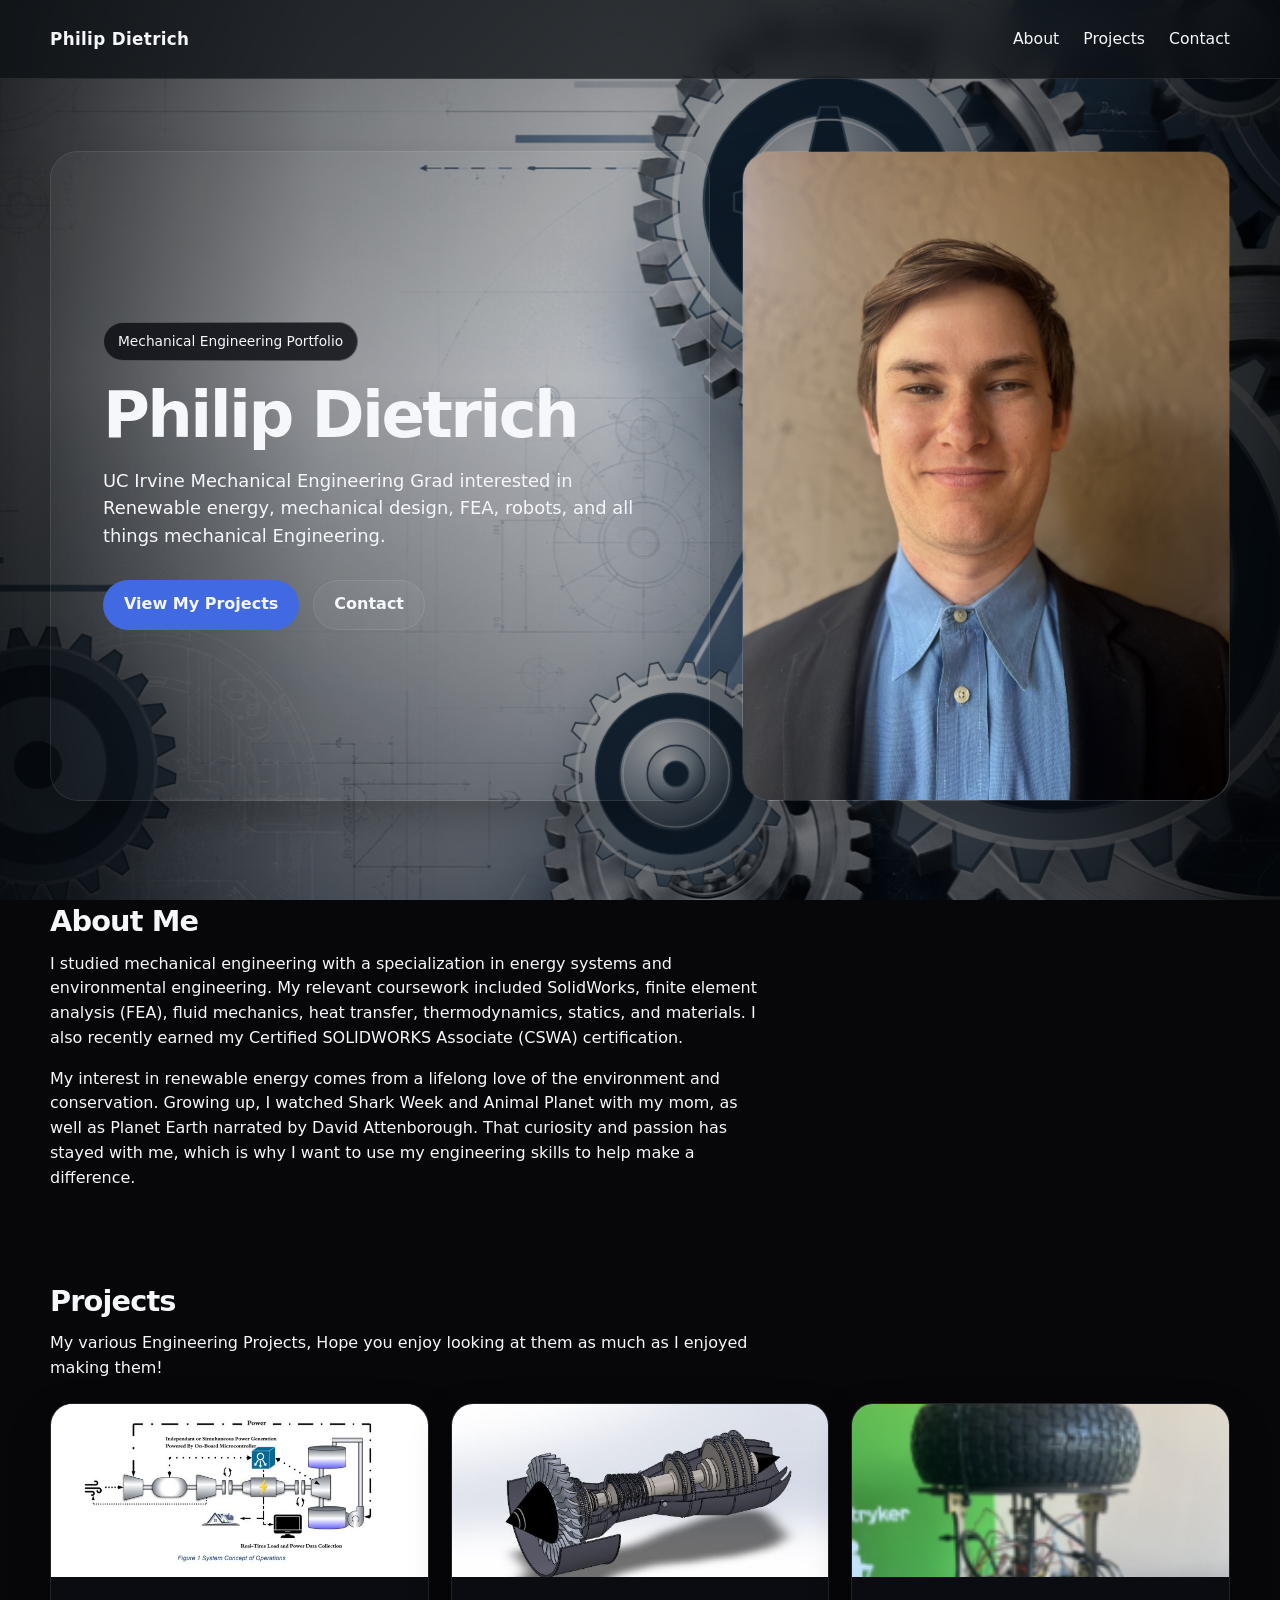
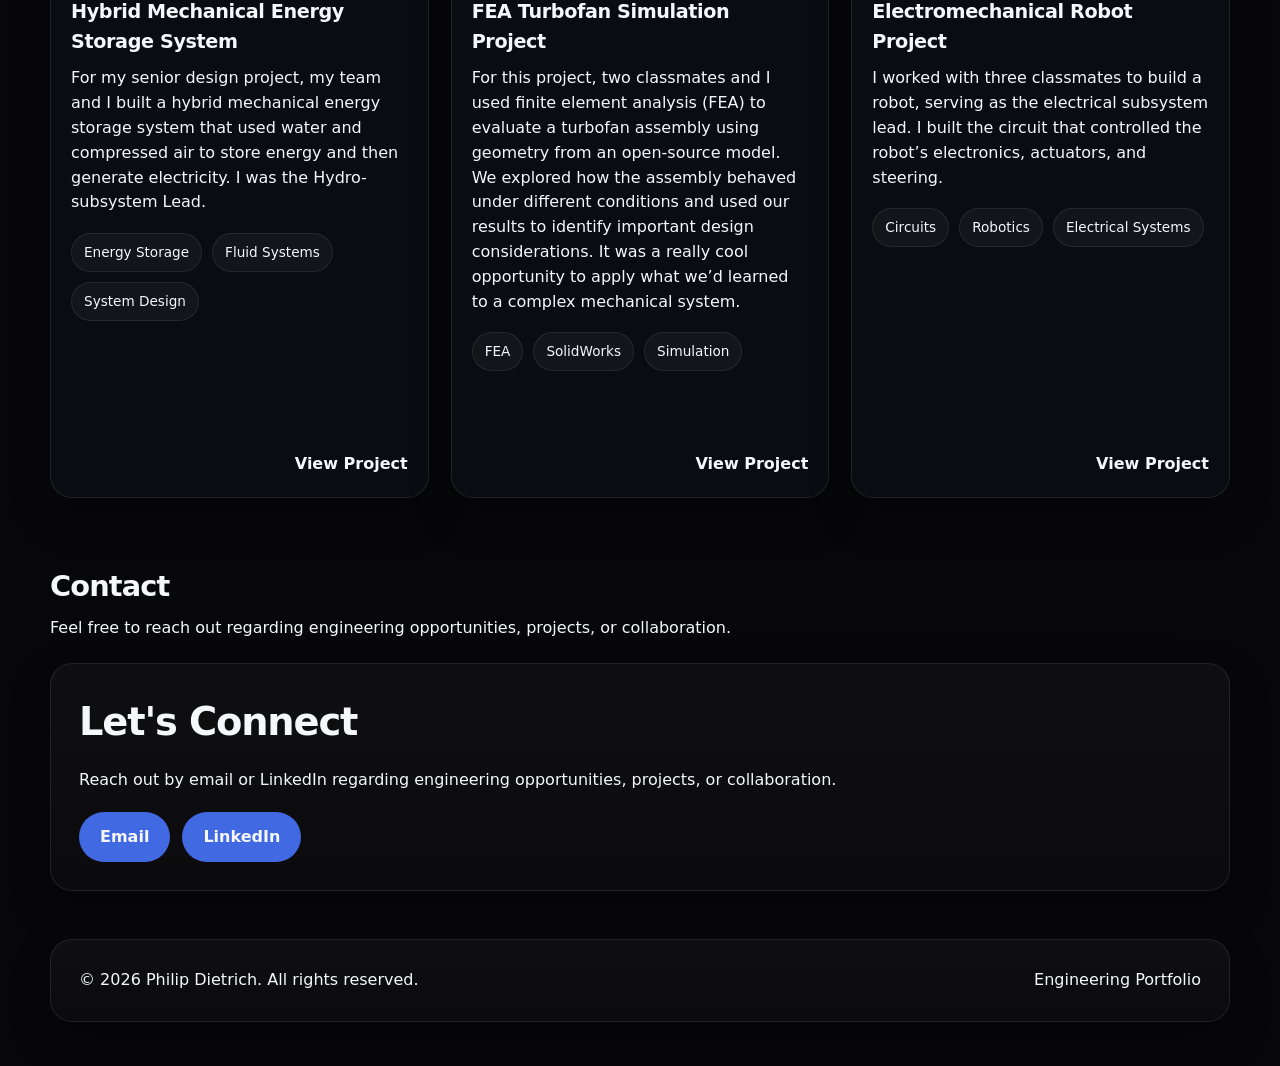
<file: index.html>
<!DOCTYPE html>
<html lang="en">
<head>
  <meta charset="UTF-8" />
  <meta name="viewport" content="width=device-width, initial-scale=1.0" />
  <title>Philip Dietrich | Engineering Portfolio</title>
  <link rel="stylesheet" href="style.css" />
</head>
<body>
  <div class="gear-background" aria-hidden="true">
    <span class="gear-plate"></span>
    <div class="gear g-large" data-speed="0.21" data-teeth="28" data-outer="98" data-root="86" data-variant="large"></div>
    <div class="gear g-upper" data-speed="-0.31" data-teeth="24" data-outer="98" data-root="84" data-variant="spoked"></div>
    <div class="gear g-lower" data-speed="0.43" data-teeth="20" data-outer="98" data-root="82" data-variant="simple"></div>
    <div class="gear g-corner" data-speed="-0.58" data-teeth="24" data-outer="98" data-root="84" data-variant="simple"></div>
    <div class="gear g-left" data-speed="-0.26" data-teeth="24" data-outer="98" data-root="84" data-variant="dark"></div>
  </div>

  <header class="site-header">
    <div class="container nav">
      <div class="brand">Philip Dietrich</div>
      <nav>
        <ul class="nav-links">
          <li><a href="#about">About</a></li>
          <li><a href="#projects">Projects</a></li>
          <li><a href="#contact">Contact</a></li>
        </ul>
      </nav>
    </div>
  </header>

  <section class="hero">
    <div class="container hero-grid">
      <div class="hero-copy">
        <span class="eyebrow">Mechanical Engineering Portfolio</span>
        <h1>Philip Dietrich</h1>
        <p>
          UC Irvine Mechanical Engineering Grad  interested in Renewable energy,
          mechanical design, FEA, robots, and all things mechanical Engineering.
        </p>

        <div class="hero-actions">
          <a href="#projects" class="btn btn-primary">View My Projects</a>
          <a href="#contact" class="btn btn-secondary">Contact</a>
        </div>
      </div>

      <div class="hero-media">
        <img src="images/philip-dietrich-headshot.jfif" alt="Philip Dietrich headshot" />
      </div>
    </div>
  </section>

  <section class="section">
    <div class="container">
      <div class="section-header">
        <div class="about-copy">
          <h2 id="about" class="section-title">About Me</h2>
          <p class="section-subtitle">
            I studied mechanical engineering with a specialization in energy systems and environmental engineering. My relevant coursework included SolidWorks, finite element analysis (FEA), fluid mechanics, heat transfer, thermodynamics, statics, and materials. I also recently earned my Certified SOLIDWORKS Associate (CSWA) certification.
          </p>
          <p class="section-subtitle">
            My interest in renewable energy comes from a lifelong love of the environment and conservation. Growing up, I watched Shark Week and Animal Planet with my mom, as well as Planet Earth narrated by David Attenborough. That curiosity and passion has stayed with me, which is why I want to use my engineering skills to help make a difference.
          </p>
        </div>
      </div>
    </div>
  </section>

  <section class="section">
    <div class="container">
      <div class="section-header">
        <div>
          <h2 id="projects" class="section-title">Projects</h2>
          <p class="section-subtitle">
            My various Engineering Projects, Hope you enjoy looking at them as much as I enjoyed making them!
          </p>
        </div>
      </div>

      <div class="projects-grid">
        <article class="card project-card">
          <div class="project-image project-image-diagram">
            <img src="projects/images/MAE%20151B%20Schematic%20Photo.JPG" alt="Hybrid mechanical energy storage system schematic" loading="lazy" />
          </div>
          <div class="card-body">
            <h3>Hybrid Mechanical Energy Storage System</h3>
            <p>
              For my senior design project, my team and I built a hybrid mechanical energy storage system that used water and compressed air to store energy and then generate electricity. I was the Hydro-subsystem Lead.
            </p>

            <div class="tags">
              <span class="tag">Energy Storage</span>
              <span class="tag">Fluid Systems</span>
              <span class="tag">System Design</span>
            </div>

            <a href="projects/hybrid_energy_storage.html" class="card-link">View Project</a>
          </div>
        </article>

        <article class="card project-card">
          <div class="project-image">
            <img src="projects/images/mae_152_project_picture_turbofan.JPG" alt="Turbofan engine project image">
          </div>
          <div class="card-body">
            <h3>FEA Turbofan Simulation Project</h3>
            <p>
              For this project, two classmates and I used finite element analysis (FEA) to evaluate a turbofan assembly using geometry from an open-source model. We explored how the assembly behaved under different conditions and used our results to identify important design considerations. It was a really cool opportunity to apply what we’d learned to a complex mechanical system.
            </p>

            <div class="tags">
              <span class="tag">FEA</span>
              <span class="tag">SolidWorks</span>
              <span class="tag">Simulation</span>
            </div>

            <a href="projects/fea_analysis.html" class="card-link">View Project</a>
          </div>
        </article>

        <article class="card project-card">
          <div class="project-image">
            <img class="robot-front-view" src="projects/images/Robot%20Front%20View.png" alt="Front view of the circuit robot" width="182" height="267" loading="lazy" />
          </div>
          <div class="card-body">
            <h3>Electromechanical Robot Project</h3>
            <p>
              I worked with three classmates to build a robot, serving as the electrical subsystem lead. I built the circuit that controlled the robot’s electronics, actuators, and steering.
            </p>

            <div class="tags">
              <span class="tag">Circuits</span>
              <span class="tag">Robotics</span>
              <span class="tag">Electrical Systems</span>
            </div>

            <a href="projects/circuit_robot.html" class="card-link">View Project</a>
          </div>
        </article>

      </div>
    </div>
  </section>

  <section class="section">
    <div class="container">
      <div class="section-header">
        <div>
          <h2 id="contact" class="section-title">Contact</h2>
          <p class="section-subtitle">
            Feel free to reach out regarding engineering opportunities, projects, or collaboration.
          </p>
        </div>
      </div>

      <div class="card contact-card">
        <div class="contact-copy">
          <h3>Let's Connect</h3>
          <p class="muted">
            Reach out by email or LinkedIn regarding engineering opportunities, projects, or collaboration.
          </p>
        </div>

        <div class="contact-links">
          <a href="https://mail.google.com/mail/?view=cm&amp;fs=1&amp;to=philipadietrich26%40gmail.com" class="btn btn-primary" target="_blank" rel="noopener noreferrer">Email</a>
          <a href="https://www.linkedin.com/in/philip-dietrich-" class="btn btn-primary">LinkedIn</a>
        </div>
      </div>
    </div>
  </section>

  <footer class="footer">
    <div class="container">
      <div class="card footer-card">
        <span>&copy; 2026 Philip Dietrich. All rights reserved.</span>
        <span class="muted">Engineering Portfolio</span>
      </div>
    </div>
  </footer>

  <script>
    const gearPhoto = document.querySelector(".gear-plate");
    const scrollGears = [...document.querySelectorAll(".gear")];
    const reduceMotion = window.matchMedia("(prefers-reduced-motion: reduce)").matches;

    let ticking = false;

    function gearPoints(teeth, outer, root) {
      const points = [];
      const steps = teeth * 4;

      for (let i = 0; i < steps; i += 1) {
        const angle = -Math.PI / 2 + (Math.PI * 2 * i / steps);
        const phase = i % 4;
        const radius = phase === 1 || phase === 2 ? outer : root;
        points.push(`${(100 + radius * Math.cos(angle)).toFixed(2)},${(100 + radius * Math.sin(angle)).toFixed(2)}`);
      }

      return points.join(" ");
    }

    function renderGear(gear, index) {
      const teeth = Number(gear.dataset.teeth || 24);
      const outer = Number(gear.dataset.outer || 98);
      const root = Number(gear.dataset.root || 84);
      const variant = gear.dataset.variant || "simple";
      const steelId = `steel-${index}`;
      const hubId = `hub-${index}`;
      const fill = variant === "dark" ? "#3c5368" : `url(#${steelId})`;
      const body = variant === "dark"
        ? `
          <polygon fill="${fill}" stroke="#203547" stroke-width="1.4" points="${gearPoints(teeth, outer, root)}"/>
          <circle fill="#172b3e" cx="100" cy="100" r="71"/>
          <circle fill="#526a7e" stroke="#233b4f" stroke-width="1.3" cx="100" cy="100" r="49"/>
          <circle fill="#122638" cx="100" cy="100" r="17"/>
          <circle fill="none" stroke="rgba(255,255,255,.24)" stroke-width="2.5" cx="100" cy="100" r="84"/>
        `
        : `
          <polygon class="metal" fill="url(#${steelId})" points="${gearPoints(teeth, outer, root)}"/>
          <circle class="dark" cx="100" cy="100" r="${variant === "large" ? 75 : 70}"/>
          <circle class="hub" fill="url(#${hubId})" cx="100" cy="100" r="${variant === "large" ? 59 : 49}"/>
          ${variant !== "simple" ? `
            <g class="dark">
              <path d="M95 47h10l8 34-13 8-13-8z"/>
              <path d="M153 95v10l-34 8-8-13 8-13z"/>
              <path d="M105 153H95l-8-34 13-8 13 8z"/>
              <path d="M47 105V95l34-8 8 13-8 13z"/>
            </g>
          ` : ""}
          <circle class="hub" fill="url(#${hubId})" cx="100" cy="100" r="${variant === "large" ? 28 : 25}"/>
          <circle class="dark" cx="100" cy="100" r="${variant === "large" ? 13 : 11}"/>
          <circle class="rim" cx="100" cy="100" r="86"/>
          <circle class="highlight" cx="100" cy="100" r="${variant === "large" ? 56 : 46}"/>
        `;

      gear.innerHTML = `
        <svg viewBox="0 0 200 200" aria-hidden="true">
          <defs>
            <radialGradient id="${steelId}" cx="34%" cy="26%" r="78%">
              <stop offset="0%" stop-color="#ffffff"/>
              <stop offset="34%" stop-color="#d7dee4"/>
              <stop offset="66%" stop-color="#9aa8b4"/>
              <stop offset="100%" stop-color="#4b5d6e"/>
            </radialGradient>
            <radialGradient id="${hubId}" cx="35%" cy="28%" r="75%">
              <stop offset="0%" stop-color="#f8fafc"/>
              <stop offset="55%" stop-color="#9eabb7"/>
              <stop offset="100%" stop-color="#3e5062"/>
            </radialGradient>
          </defs>
          ${body}
        </svg>
      `;
    }

    scrollGears.forEach(renderGear);

    function spinGears() {
      const maxScroll = document.documentElement.scrollHeight - window.innerHeight;
      const progress = maxScroll > 0 ? window.scrollY / maxScroll : 0;
      const photoShift = progress * -42;
      const photoScale = 1.04 + progress * 0.035;

      if (gearPhoto) {
        gearPhoto.style.transform = `translate3d(0, ${photoShift}px, 0) scale(${photoScale})`;
      }

      if (!reduceMotion) {
        scrollGears.forEach((gear) => {
          const speed = Number(gear.dataset.speed || 0.2);
          gear.style.transform = `translate(-50%, -50%) rotate(${window.scrollY * speed}deg)`;
        });
      }

      ticking = false;
    }

    window.addEventListener("scroll", () => {
      if (ticking) return;
      ticking = true;
      requestAnimationFrame(spinGears);
    }, { passive: true });

    spinGears();
  </script>
</body>
</html>
</file>
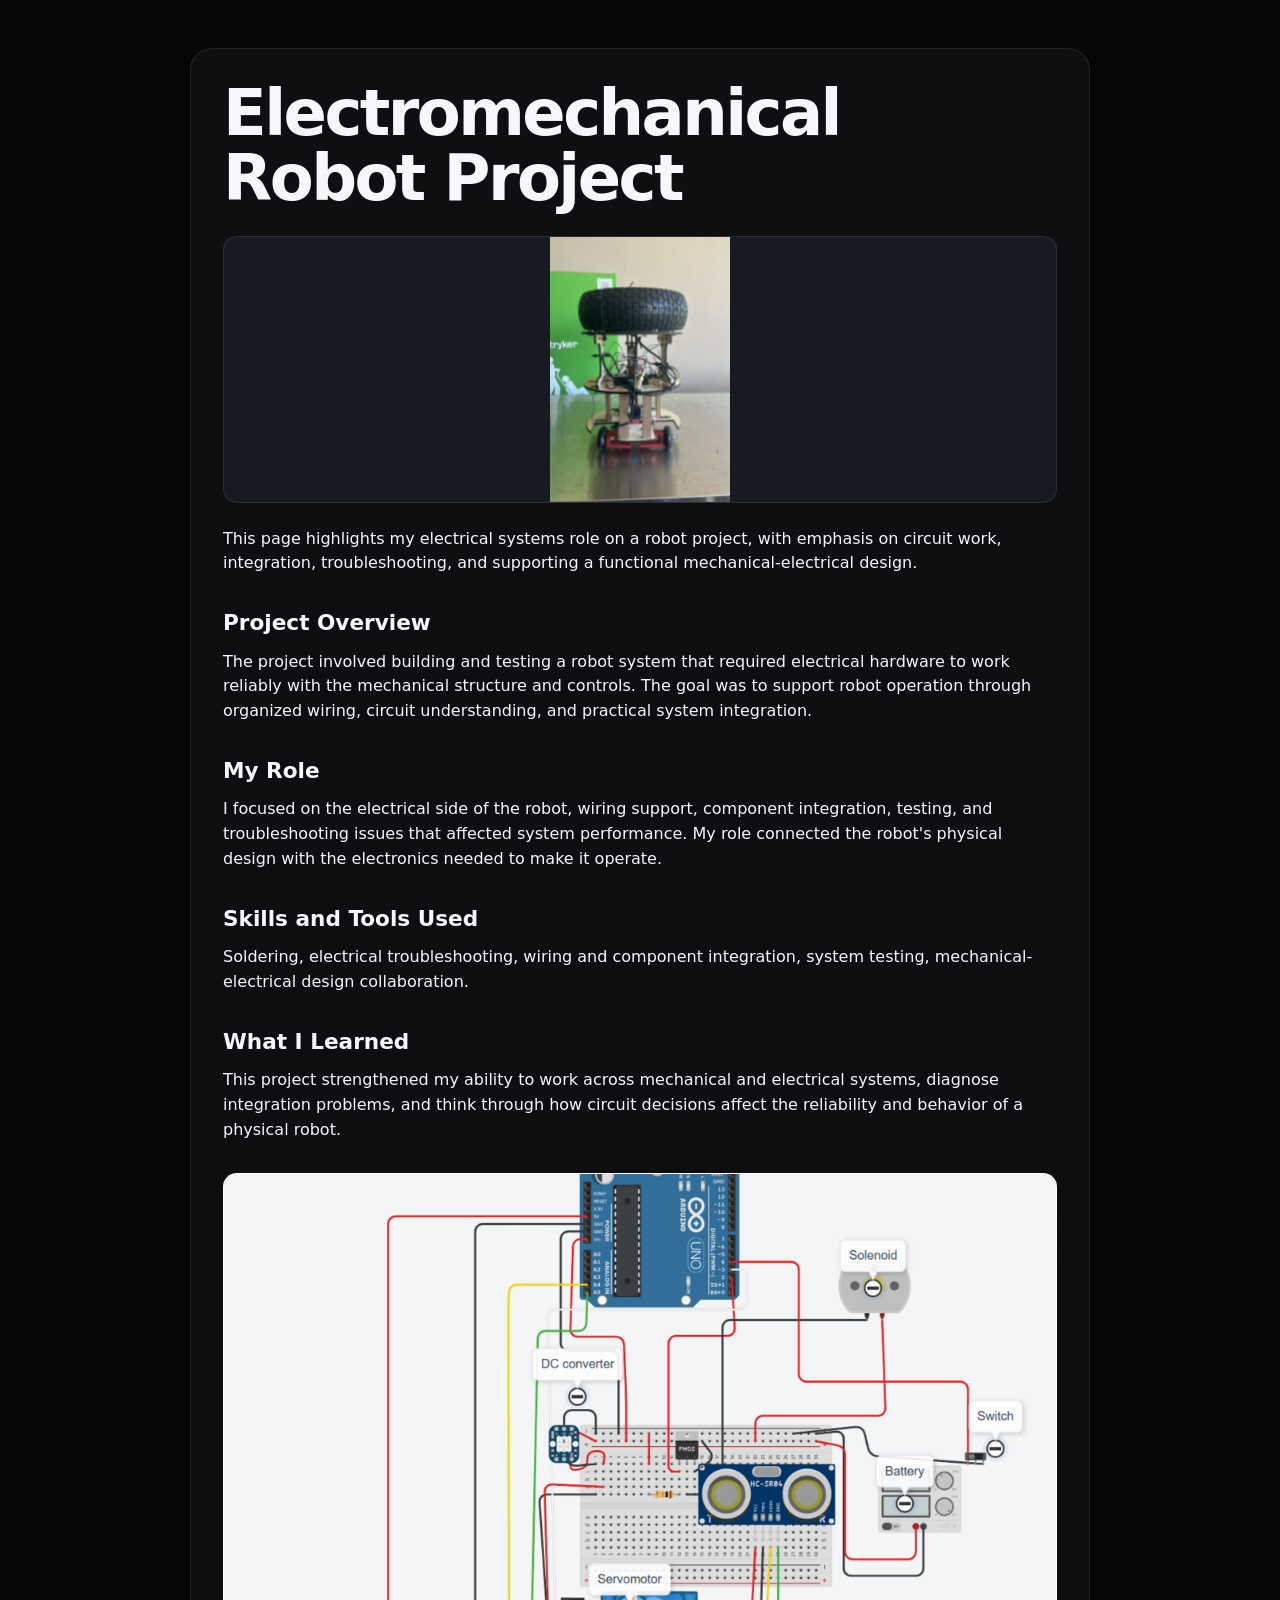
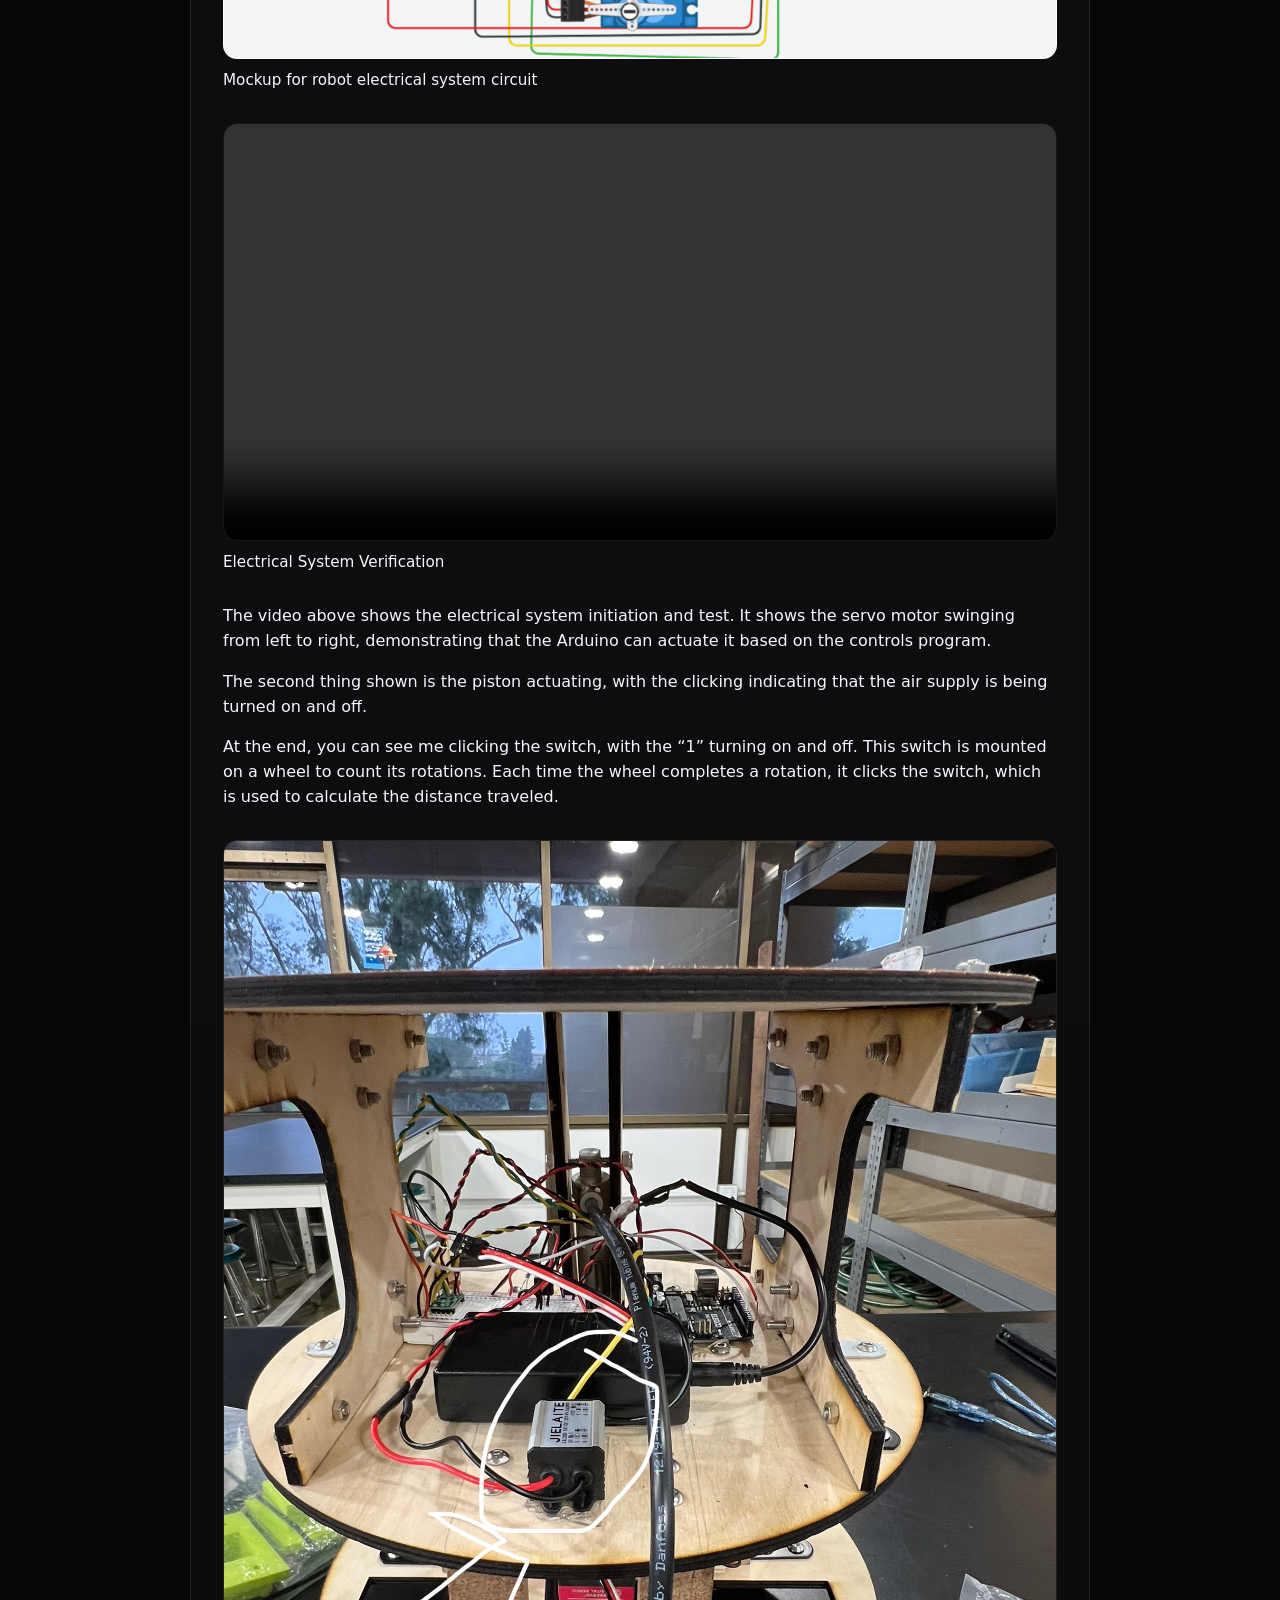
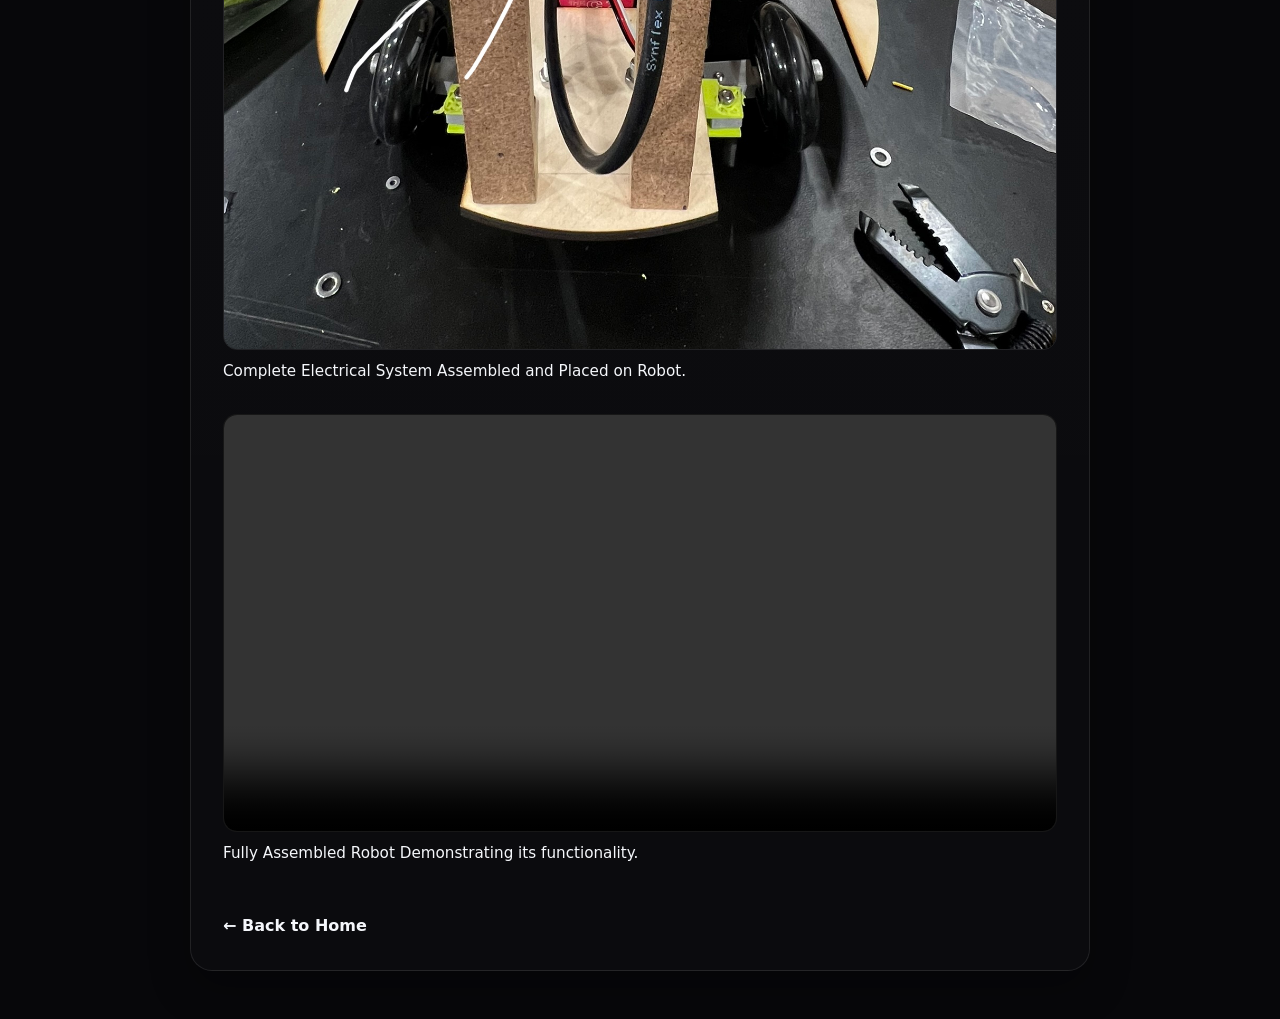
<file: projects/circuit_robot.html>
<!DOCTYPE html>
<html lang="en">
<head>
  <meta charset="UTF-8" />
  <meta name="viewport" content="width=device-width, initial-scale=1.0" />
  <title>Electromechanical Robot Project</title>
  <link rel="stylesheet" href="../style.css" />
</head>
<body>
  <section class="project_page">
    <div class="project_page_card">
      <h1>Electromechanical Robot Project</h1>
      <img class="robot-front-view" src="images/Robot%20Front%20View.png" alt="Front view of the circuit robot" width="182" height="267" />

      <p>
        This page highlights my electrical systems role on a robot project, with
        emphasis on circuit work, integration, troubleshooting, and supporting a
        functional mechanical-electrical design.
      </p>

      <h2>Project Overview</h2>
      <p>
        The project involved building and testing a robot system that required
        electrical hardware to work reliably with the mechanical structure and
        controls. The goal was to support robot operation through organized wiring,
        circuit understanding, and practical system integration.
      </p>

      <h2>My Role</h2>
      <p>
        I focused on the electrical side of the robot,
        wiring support, component integration, testing, and troubleshooting issues
        that affected system performance. My role connected the robot's physical
        design with the electronics needed to make it operate.
      </p>

      <h2>Skills and Tools Used</h2>
      <p>
        Soldering, electrical troubleshooting, wiring and
        component integration, system testing, mechanical-electrical design
        collaboration.
      </p>

      <h2>What I Learned</h2>
      <p>
        This project strengthened my ability to work across mechanical and
        electrical systems, diagnose integration problems, and think through how
        circuit decisions affect the reliability and behavior of a physical robot.
      </p>

      <figure class="circuit-diagram">
        <a href="images/Robot%20Electrical%20Circuit%20Diagram.pdf" target="_blank" rel="noopener" title="Open the full-size circuit diagram PDF">
          <img src="images/robot-electrical-circuit-diagram.png" alt="Robot electrical system circuit diagram; open the full-size PDF" width="2094" height="1219" loading="lazy" />
        </a>
        <figcaption>Mockup for robot electrical system circuit</figcaption>
      </figure>

      <figure class="project-media">
        <video controls playsinline preload="metadata" width="1920" height="1080" aria-labelledby="verification-video-caption">
          <source src="Videos/Robot%20Electrical%20System%20Actuation_compressed.mp4" type="video/mp4" />
          Your browser does not support embedded video. <a href="Videos/Robot%20Electrical%20System%20Actuation_compressed.mp4">Download the electrical system verification video</a>.
        </video>
        <figcaption id="verification-video-caption">Electrical System Verification</figcaption>
      </figure>

      <p>
        The video above shows the electrical system initiation and test. It shows the servo motor swinging from left to right, demonstrating that the Arduino can actuate it based on the controls program.
      </p>

      <p>
        The second thing shown is the piston actuating, with the clicking indicating that the air supply is being turned on and off.
      </p>

      <p>
        At the end, you can see me clicking the switch, with the “1” turning on and off. This switch is mounted on a wheel to count its rotations. Each time the wheel completes a rotation, it clicks the switch, which is used to calculate the distance traveled.
      </p>

      <figure class="project-media">
        <img src="images/Robot%20Electrical%20System.JPG" alt="Wiring, control board, and electrical components installed on the robot" width="1576" height="2100" loading="lazy" />
        <figcaption>Complete Electrical System Assembled and Placed on Robot.</figcaption>
      </figure>

      <figure class="project-media">
        <video controls playsinline preload="metadata" width="480" height="854" aria-labelledby="robot-moving-caption">
          <source src="Videos/robot-moving.mp4" type="video/mp4" />
          Your browser does not support embedded video. <a href="Videos/robot-moving.mp4">Download the robot demonstration video</a>.
        </video>
        <figcaption id="robot-moving-caption">Fully Assembled Robot Demonstrating its functionality.</figcaption>
      </figure>

      <a href="../index.html" class="back_link">&larr; Back to Home</a>
    </div>
  </section>
</body>
</html>
</file>
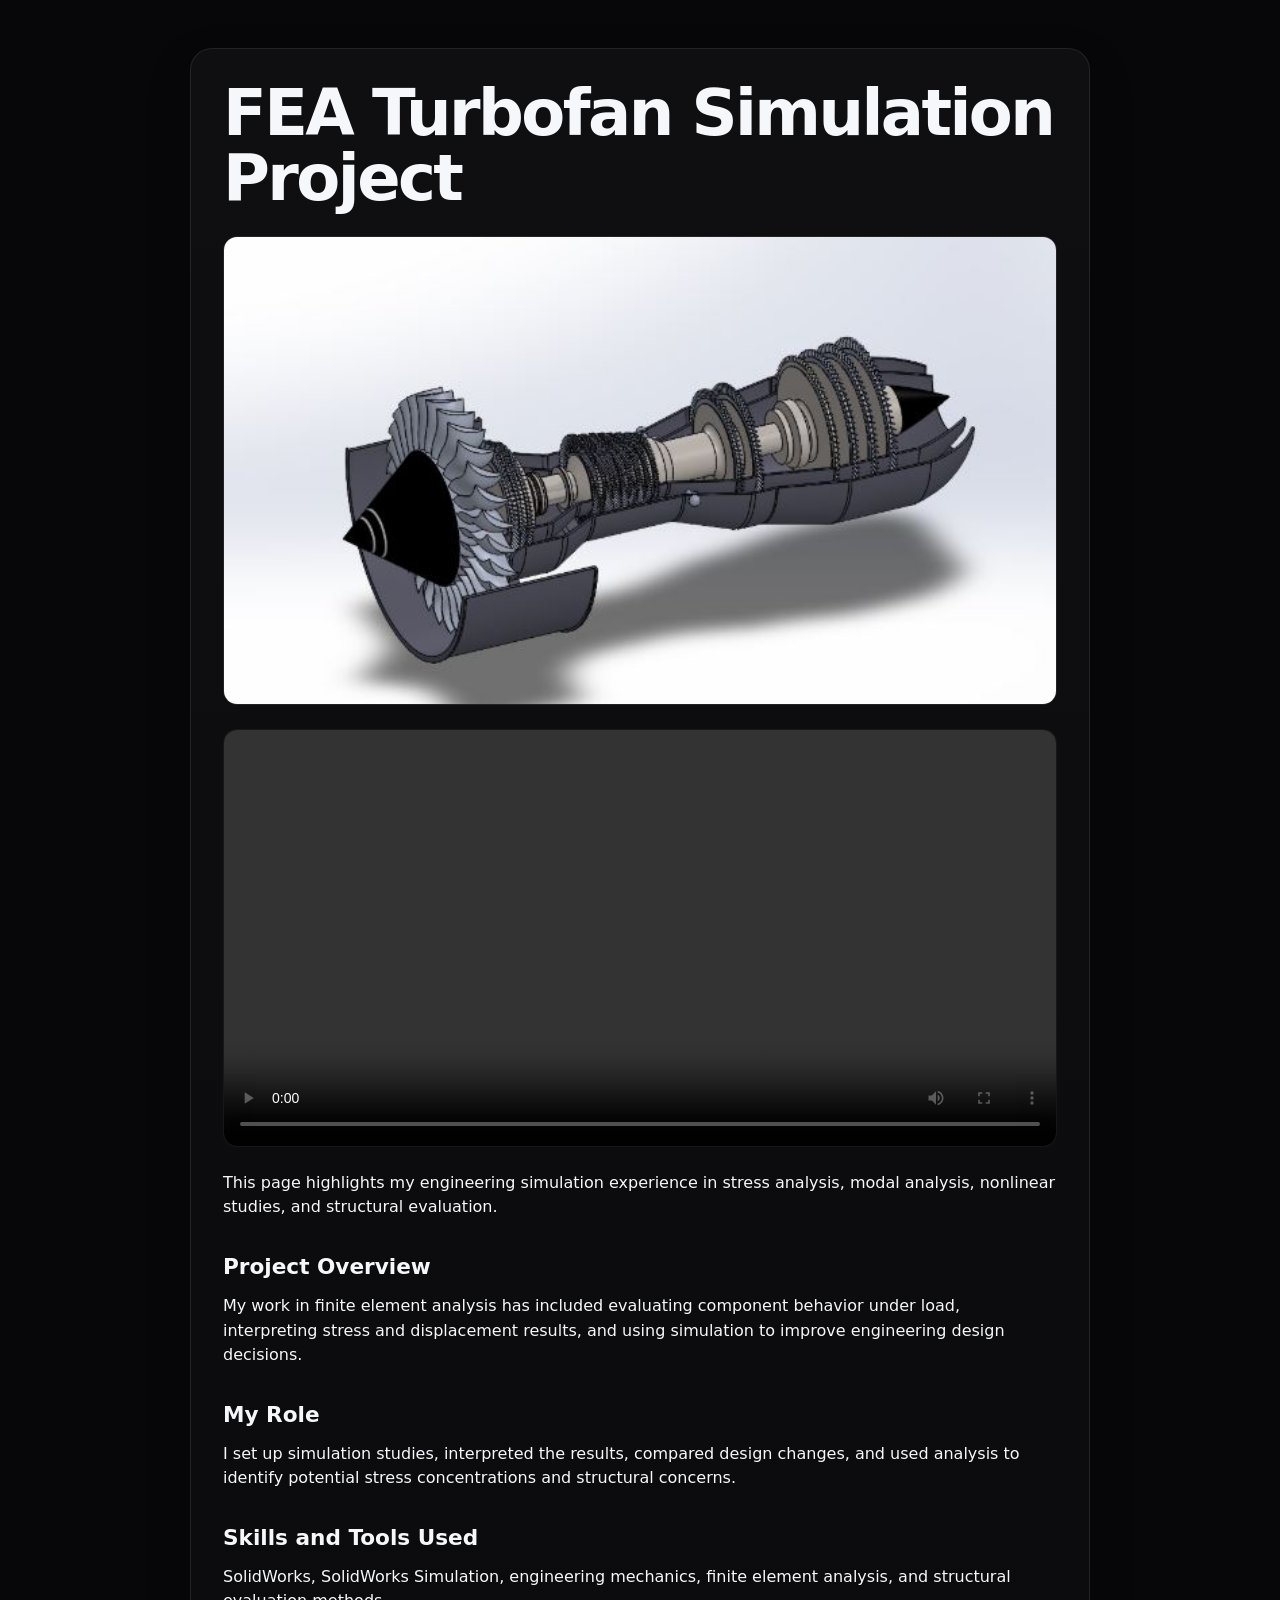
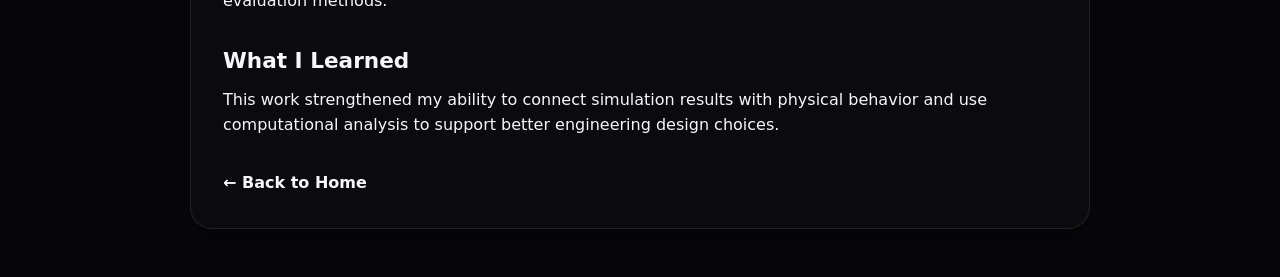
<file: projects/fea_analysis.html>
<!DOCTYPE html>
<html lang="en">
<head>
  <meta charset="UTF-8" />
  <meta name="viewport" content="width=device-width, initial-scale=1.0" />
  <title>FEA Turbofan Simulation Project</title>
  <link rel="stylesheet" href="../style.css" />
</head>
<body>
  <section class="project_page">
    <div class="project_page_card">
      <h1>FEA Turbofan Simulation Project</h1>
      <img src="images/mae_152_project_picture_turbofan.JPG" alt="FEA and structural analysis image" />

      <video controls playsinline preload="metadata" aria-label="FEA turbofan simulation video">
        <source src="Videos/fea-simulation.mp4" type="video/mp4" />
        Your browser does not support embedded video. <a href="Videos/fea-simulation.mp4">Download the simulation video</a>.
      </video>

      <p>
        This page highlights my engineering simulation experience in stress analysis,
        modal analysis, nonlinear studies, and structural evaluation.
      </p>

      <h2>Project Overview</h2>
      <p>
        My work in finite element analysis has included evaluating component behavior
        under load, interpreting stress and displacement results, and using simulation
        to improve engineering design decisions.
      </p>

      <h2>My Role</h2>
      <p>
        I set up simulation studies, interpreted the results, compared design changes,
        and used analysis to identify potential stress concentrations and structural concerns.
      </p>

      <h2>Skills and Tools Used</h2>
      <p>
        SolidWorks, SolidWorks Simulation, engineering mechanics, finite element analysis,
        and structural evaluation methods.
      </p>

      <h2>What I Learned</h2>
      <p>
        This work strengthened my ability to connect simulation results with physical behavior
        and use computational analysis to support better engineering design choices.
      </p>

      <a href="../index.html" class="back_link">← Back to Home</a>
    </div>
  </section>
</body>
</html>
</file>
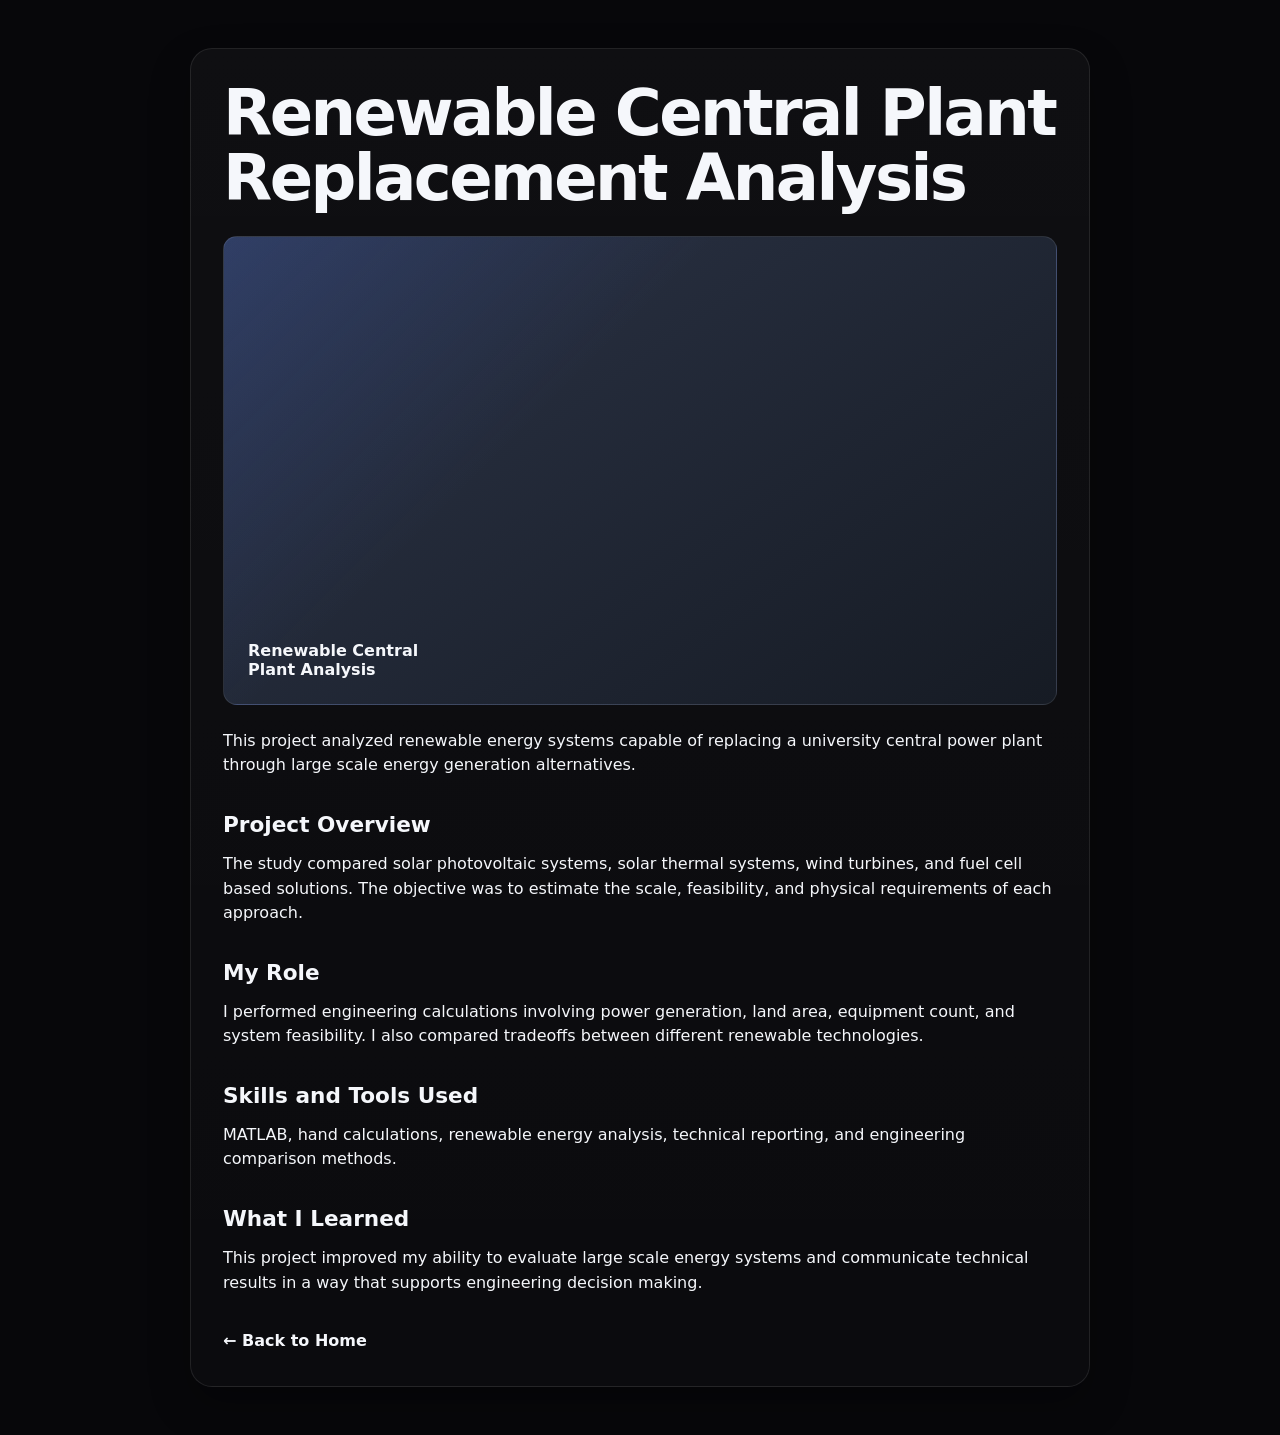
<file: projects/renewable_central_plant.html>
<!DOCTYPE html>
<html lang="en">
<head>
  <meta charset="UTF-8" />
  <meta name="viewport" content="width=device-width, initial-scale=1.0" />
  <title>Renewable Central Plant Replacement Analysis</title>
  <link rel="stylesheet" href="../style.css" />
</head>
<body>
  <section class="project_page">
    <div class="project_page_card">
      <h1>Renewable Central Plant Replacement Analysis</h1>
      <div class="project_page_placeholder">
        <span>Renewable Central Plant Analysis</span>
      </div>

      <p>
        This project analyzed renewable energy systems capable of replacing a university
        central power plant through large scale energy generation alternatives.
      </p>

      <h2>Project Overview</h2>
      <p>
        The study compared solar photovoltaic systems, solar thermal systems,
        wind turbines, and fuel cell based solutions. The objective was to estimate
        the scale, feasibility, and physical requirements of each approach.
      </p>

      <h2>My Role</h2>
      <p>
        I performed engineering calculations involving power generation, land area,
        equipment count, and system feasibility. I also compared tradeoffs between
        different renewable technologies.
      </p>

      <h2>Skills and Tools Used</h2>
      <p>
        MATLAB, hand calculations, renewable energy analysis, technical reporting,
        and engineering comparison methods.
      </p>

      <h2>What I Learned</h2>
      <p>
        This project improved my ability to evaluate large scale energy systems and
        communicate technical results in a way that supports engineering decision making.
      </p>

      <a href="../index.html" class="back_link">← Back to Home</a>
    </div>
  </section>
</body>
</html>
</file>
<file: style.css>
:root {
  --bg: #0f1115;
  --bg-soft: #171a21;
  --panel: #1d212b;
  --panel-2: #232938;
  --text: #f5f7fb;
  --muted: var(--text);
  --line: rgba(255,255,255,0.09);
  --accent: #4169e1;
  --accent-dark: #3154b8;
  --shadow: 0 18px 40px rgba(0, 0, 0, 0.28);
  --radius: 22px;
  --radius-sm: 14px;
  --max: 1180px;
  --anchor-offset: 92px;
}

* {
  box-sizing: border-box;
}

html {
  scroll-behavior: smooth;
}

body {
  position: relative;
  margin: 0;
  font-family: Inter, ui-sans-serif, system-ui, -apple-system, BlinkMacSystemFont, "Segoe UI", sans-serif;
  color: var(--text);
  background: #07070a;
  line-height: 1.55;
}

body > :not(.gear-background) {
  position: relative;
  z-index: 1;
}

.gear-background {
  position: fixed;
  inset: 0;
  z-index: 0;
  overflow: hidden;
  background: #dce5ee;
  pointer-events: none;
}

.gear-background::after {
  content: "";
  position: absolute;
  inset: 0;
  z-index: 4;
  pointer-events: none;
  background:
    linear-gradient(180deg, rgba(6, 9, 14, 0.44) 0%, rgba(9, 12, 18, 0.18) 42%, rgba(6, 9, 14, 0.5) 100%),
    linear-gradient(90deg, rgba(0, 0, 0, 0.76), rgba(0, 0, 0, 0.24) 25%, rgba(0, 0, 0, 0.04) 48%, rgba(0, 0, 0, 0.22) 76%, rgba(0, 0, 0, 0.78));
}

.gear-plate {
  position: absolute;
  background-image: url("images/scroll-gears.png");
  background-repeat: no-repeat;
  background-size: cover;
  background-position: center;
}

.gear-plate {
  inset: 0;
  z-index: 1;
  filter: saturate(0.94) contrast(1.04);
  transform: scale(1.04);
  transform-origin: center;
  will-change: transform;
}

.gear {
  position: absolute;
  z-index: 2;
  width: var(--size);
  aspect-ratio: 1;
  transform: translate(-50%, -50%) rotate(0deg);
  transform-origin: 50% 50%;
  will-change: transform;
  filter:
    drop-shadow(0 10px 14px rgba(12, 28, 45, 0.28))
    drop-shadow(0 2px 2px rgba(255, 255, 255, 0.55));
}

.gear svg {
  display: block;
  width: 100%;
  height: 100%;
  overflow: visible;
}

.gear .metal {
  stroke: #394b5d;
  stroke-width: 1.4;
}

.gear .rim {
  fill: none;
  stroke: rgba(255, 255, 255, 0.62);
  stroke-width: 3.2;
}

.gear .dark {
  fill: #14283b;
  stroke: #42586d;
  stroke-width: 1.2;
}

.gear .hub {
  stroke: #263b4f;
  stroke-width: 1.3;
}

.gear .highlight {
  fill: none;
  stroke: rgba(255, 255, 255, 0.7);
  stroke-width: 1.1;
}

.g-large {
  left: 82.4%;
  top: 64.5%;
  --size: min(48vw, 620px);
}

.g-upper {
  left: 64.8%;
  top: 22.4%;
  --size: min(28vw, 370px);
}

.g-lower {
  left: 52.8%;
  top: 86%;
  --size: min(18vw, 235px);
}

.g-corner {
  left: 96.2%;
  top: 4.5%;
  --size: min(14vw, 175px);
}

.g-left {
  left: 3%;
  top: 85%;
  --size: min(22vw, 285px);
}

@media (prefers-reduced-motion: reduce) {
  .gear {
    transform: translate(-50%, -50%) !important;
  }
}

@media (max-width: 720px) {
  .gear-plate {
    background-size: cover;
  }

  .gear-background::after {
    background:
      linear-gradient(180deg, rgba(6, 9, 14, 0.42) 0%, rgba(9, 12, 18, 0.14) 42%, rgba(6, 9, 14, 0.52) 100%),
      linear-gradient(90deg, rgba(0, 0, 0, 0.42), transparent 34%, transparent 72%, rgba(0, 0, 0, 0.48));
  }

  .g-large {
    left: 82%;
    top: 65%;
    --size: 62vw;
  }

  .g-upper {
    left: 63%;
    top: 24%;
    --size: 38vw;
  }

  .g-lower {
    left: 49%;
    top: 86%;
    --size: 25vw;
  }

  .g-corner {
    left: 95%;
    top: 5%;
    --size: 20vw;
  }

  .g-left {
    left: -1%;
    top: 86%;
    --size: 30vw;
  }
}

a {
  color: inherit;
  text-decoration: none;
}

img {
  max-width: 100%;
  display: block;
}

.container {
  width: min(calc(100% - 32px), var(--max));
  margin: 0 auto;
}

.site-header {
  position: sticky;
  top: 0;
  z-index: 30;
  backdrop-filter: blur(14px);
  background: rgba(12, 15, 20, 0.74);
  border-bottom: 1px solid var(--line);
}

.nav {
  display: flex;
  align-items: center;
  justify-content: space-between;
  gap: 24px;
  min-height: 78px;
}

.brand {
  font-weight: 700;
  font-size: 1.05rem;
  letter-spacing: 0.02em;
}

.nav-links {
  display: flex;
  gap: 24px;
  flex-wrap: wrap;
  color: var(--muted);
  font-size: 0.98rem;
  list-style: none;
  margin: 0;
  padding: 0;
}

.nav-links a:hover,
.nav-links a.active {
  color: var(--text);
}

.hero {
  padding: 72px 0 56px;
}

.hero-grid {
  display: grid;
  grid-template-columns: 1.15fr 0.85fr;
  gap: 32px;
  align-items: stretch;
}

.hero-copy,
.hero-media {
  background: linear-gradient(180deg, rgba(255,255,255,0.03), rgba(255,255,255,0.02));
  border: 1px solid var(--line);
  border-radius: 28px;
  box-shadow: var(--shadow);
}

.hero-copy {
  padding: 52px;
  display: flex;
  flex-direction: column;
  justify-content: center;
  min-height: 520px;
}

.eyebrow {
  display: inline-flex;
  width: fit-content;
  padding: 8px 14px;
  border-radius: 999px;
  border: 1px solid rgba(255,255,255,0.24);
  background: rgba(12,15,20,0.84);
  color: var(--text);
  font-size: 0.86rem;
  margin-bottom: 22px;
}

h1 {
  margin: 0 0 18px;
  font-size: clamp(2.6rem, 5vw, 4.5rem);
  line-height: 1.02;
  letter-spacing: -0.04em;
}

.hero-copy p {
  margin: 0;
  color: var(--muted);
  font-size: 1.12rem;
  max-width: 720px;
}

.hero-actions {
  display: flex;
  gap: 14px;
  flex-wrap: wrap;
  margin-top: 30px;
}

.btn {
  display: inline-flex;
  align-items: center;
  justify-content: center;
  min-height: 50px;
  padding: 0 20px;
  border-radius: 999px;
  border: 1px solid var(--line);
  font-weight: 600;
  transition: 0.2s ease;
}

.btn-primary {
  background: var(--accent);
  color: var(--text);
  border-color: transparent;
}

.btn-primary:hover {
  background: var(--accent-dark);
  transform: translateY(-1px);
}

.btn-secondary {
  background: rgba(255,255,255,0.04);
  color: var(--text);
}

.btn-secondary:hover {
  background: rgba(255,255,255,0.08);
}

.hero-media {
  overflow: hidden;
  min-height: 520px;
  position: relative;
}

.hero-media img {
  width: 100%;
  height: 100%;
  object-fit: cover;
}

.media-placeholder {
  width: 100%;
  height: 100%;
  min-height: 520px;
  display: grid;
  place-items: center;
  background:
    linear-gradient(135deg, rgba(65,105,225,0.2), transparent 34%),
    linear-gradient(160deg, #242b39 0%, #111722 100%);
}

.media-placeholder span {
  display: grid;
  place-items: center;
  width: 150px;
  height: 150px;
  border-radius: 50%;
  border: 1px solid rgba(255,255,255,0.16);
  background: rgba(255,255,255,0.05);
  color: var(--text);
  font-size: 3rem;
  font-weight: 800;
}

.hero-badge {
  position: absolute;
  left: 20px;
  bottom: 20px;
  background: rgba(12, 15, 20, 0.84);
  border: 1px solid var(--line);
  border-radius: 18px;
  padding: 14px 16px;
  max-width: 280px;
  box-shadow: var(--shadow);
}

.hero-badge strong {
  display: block;
  font-size: 0.95rem;
  margin-bottom: 4px;
}

.hero-badge span {
  color: var(--muted);
  font-size: 0.92rem;
}

.section {
  padding: 42px 0 24px;
}

.section-header {
  display: flex;
  justify-content: space-between;
  gap: 20px;
  align-items: end;
  margin-bottom: 22px;
}

.section-title {
  font-size: clamp(1.8rem, 2vw, 2.4rem);
  margin: 0 0 8px;
  letter-spacing: -0.03em;
  scroll-margin-top: var(--anchor-offset);
}

.section-subtitle {
  color: var(--muted);
  margin: 0;
  max-width: 720px;
}

.projects-grid {
  display: grid;
  grid-template-columns: repeat(3, 1fr);
  gap: 22px;
}

.card {
  background: linear-gradient(180deg, rgba(255,255,255,0.035), rgba(255,255,255,0.02));
  border: 1px solid var(--line);
  border-radius: var(--radius);
  overflow: hidden;
  box-shadow: var(--shadow);
}

.project-card {
  background: rgba(12, 15, 20, 0.78);
  -webkit-backdrop-filter: blur(16px);
  backdrop-filter: blur(16px);
  display: flex;
  flex-direction: column;
  min-height: 100%;
}

.project-card-empty .card-body {
  flex: 1;
  min-height: 248px;
}

.project-image {
  aspect-ratio: 16 / 10;
  background: linear-gradient(135deg, #2c3447, #161b24);
  overflow: hidden;
}

.project-image img {
  width: 100%;
  height: 100%;
  object-fit: cover;
}

.project-image-diagram {
  background: #ffffff;
}

.project-image-diagram img,
.project_page_card img.project-image-diagram {
  object-fit: contain;
}

.project-image-placeholder {
  display: grid;
  place-items: end start;
  padding: 18px;
  background:
    linear-gradient(135deg, rgba(65,105,225,0.2), transparent 38%),
    linear-gradient(145deg, #2c3447, #161b24);
}

.project-image-placeholder span,
.project_page_placeholder span {
  max-width: 20ch;
  color: var(--text);
  font-weight: 700;
  line-height: 1.2;
}

.card-body {
  padding: 20px;
  display: flex;
  flex-direction: column;
  height: 100%;
}

.card-body h3,
.timeline-card h3,
.work-card h3 {
  margin: 0 0 10px;
  font-size: 1.2rem;
  letter-spacing: -0.02em;
}

.card-body p,
.timeline-card p,
.work-card p {
  margin: 0;
  color: var(--muted);
}

.tags {
  display: flex;
  flex-wrap: wrap;
  gap: 10px;
  margin-top: 18px;
}

.tag {
  padding: 8px 12px;
  border-radius: 999px;
  font-size: 0.85rem;
  border: 1px solid rgba(255,255,255,0.08);
  background: rgba(255,255,255,0.04);
  color: var(--text);
}

.card-link {
  display: inline-flex;
  align-items: center;
  gap: 8px;
  margin-top: auto;
  padding-top: 18px;
  color: var(--text);
  font-weight: 600;
  align-self: flex-end;
}

.project-detail {
  padding: 32px;
}

.project-detail h3 {
  margin: 0 0 14px;
  font-size: clamp(1.8rem, 3vw, 2.6rem);
  letter-spacing: -0.03em;
}

.project-detail p {
  color: var(--muted);
  margin: 0 0 16px;
}

.detail-back {
  display: inline-flex;
  margin-bottom: 18px;
  color: var(--text);
  font-weight: 600;
}

.detail-grid {
  display: grid;
  grid-template-columns: 1.1fr 0.9fr;
  gap: 24px;
  align-items: start;
}

.detail-image {
  border-radius: var(--radius);
  overflow: hidden;
  border: 1px solid var(--line);
  background: linear-gradient(135deg, #2c3447, #161b24);
  min-height: 260px;
}

.detail-image img {
  width: 100%;
  height: 100%;
  object-fit: cover;
}

.detail-list {
  margin: 0;
  padding-left: 20px;
  color: var(--muted);
}

.detail-list li + li {
  margin-top: 10px;
}

.project_page {
  min-height: 100vh;
  padding: 48px 0;
}

.project_page_card {
  width: min(calc(100% - 32px), 900px);
  margin: 0 auto;
  padding: 32px;
  background: linear-gradient(180deg, rgba(255,255,255,0.035), rgba(255,255,255,0.02));
  border: 1px solid var(--line);
  border-radius: var(--radius);
  box-shadow: var(--shadow);
}

.project_page_card h1 {
  font-size: clamp(2.2rem, 5vw, 4rem);
}

.project_page_card h2 {
  margin: 30px 0 10px;
  font-size: 1.35rem;
}

.project_page_card p {
  color: var(--muted);
  margin: 0 0 16px;
}

.project_page_card img,
.project_page_placeholder {
  width: 100%;
  aspect-ratio: 16 / 9;
  border-radius: var(--radius-sm);
  border: 1px solid var(--line);
  object-fit: cover;
  margin: 24px 0;
  overflow: hidden;
}

.project-image img.robot-front-view {
  object-fit: cover;
  object-position: center 30%;
}

.project_page_card img.robot-front-view {
  object-fit: contain;
  background: var(--bg-soft);
}

.project_page_card .circuit-diagram {
  margin: 30px 0;
}

.project_page_card .circuit-diagram img {
  height: auto;
  aspect-ratio: auto;
  object-fit: contain;
  margin: 0 0 10px;
  background: #fff;
}

.circuit-diagram figcaption {
  color: var(--muted);
  font-size: 0.95rem;
}

.project_page_card video {
  display: block;
  width: 100%;
  height: auto;
  margin: 24px 0;
  border-radius: var(--radius-sm);
  border: 1px solid var(--line);
  background: #000;
}

.project_page_card .project-media {
  margin: 30px 0;
}

.project_page_card .project-media img,
.project_page_card .project-media video {
  height: auto;
  aspect-ratio: auto;
  object-fit: contain;
  margin: 0 0 10px;
}

.project_page_card .project-media video {
  max-height: 80vh;
}

.project-media figcaption {
  color: var(--muted);
  font-size: 0.95rem;
}

.project_page_placeholder {
  display: grid;
  place-items: end start;
  padding: 24px;
  background:
    linear-gradient(135deg, rgba(65,105,225,0.2), transparent 38%),
    linear-gradient(145deg, #2c3447, #161b24);
}

.back_link {
  display: inline-flex;
  margin-top: 18px;
  color: var(--text);
  font-weight: 600;
}

.school-list,
.work-list {
  display: grid;
  gap: 18px;
}

.timeline-card,
.work-card {
  padding: 24px;
  display: flex;
  flex-direction: column;
}

.label {
  display: inline-flex;
  margin-bottom: 14px;
  padding: 7px 11px;
  border-radius: 999px;
  font-size: 0.8rem;
  letter-spacing: 0.03em;
  text-transform: uppercase;
  background: rgba(255,255,255,0.04);
  color: var(--text);
  border: 1px solid var(--line);
}

.meta {
  color: var(--text);
  font-weight: 600;
  margin-bottom: 10px;
}

.date {
  color: var(--muted);
  margin-bottom: 16px;
  font-size: 0.95rem;
}

.bullets {
  margin: 16px 0 0;
  padding-left: 20px;
  color: var(--muted);
}

.bullets li + li {
  margin-top: 8px;
}

.about-grid {
  display: grid;
  grid-template-columns: 1.05fr 0.95fr;
  gap: 22px;
  align-items: start;
}

.about-card,
.skills-card,
.contact-card,
.footer-card {
  padding: 28px;
}

.about-copy p + p {
  margin-top: 16px;
}

.skills-groups {
  display: grid;
  gap: 18px;
}

.skill-group h4 {
  margin: 0 0 10px;
  font-size: 1rem;
}

.contact-grid {
  display: grid;
  grid-template-columns: 1fr 0.9fr;
  gap: 22px;
  margin-top: 10px;
}

.contact-copy h3 {
  margin: 0 0 12px;
  font-size: clamp(1.8rem, 3vw, 2.6rem);
  letter-spacing: -0.03em;
}

.contact-links {
  display: flex;
  gap: 12px;
  flex-wrap: wrap;
  margin-top: 20px;
}

.info-block + .info-block {
  margin-top: 18px;
}

.info-label {
  font-size: 0.84rem;
  text-transform: uppercase;
  letter-spacing: 0.05em;
  color: var(--muted);
  margin-bottom: 6px;
}

.footer {
  padding: 24px 0 44px;
}

.footer-card {
  display: flex;
  justify-content: space-between;
  gap: 16px;
  flex-wrap: wrap;
  color: var(--muted);
}

.muted {
  color: var(--muted);
}

@media (max-width: 1024px) {
  .detail-grid,
  .hero-grid,
  .about-grid,
  .contact-grid,
  .projects-grid {
    grid-template-columns: 1fr;
  }

  .hero-copy,
  .hero-media {
    min-height: auto;
  }

  .media-placeholder {
    min-height: 360px;
  }
}

@media (max-width: 720px) {
  :root {
    --anchor-offset: 118px;
  }

  .nav {
    min-height: auto;
    padding: 14px 0;
    align-items: flex-start;
    flex-direction: column;
  }

  .hero-copy {
    padding: 30px 24px;
  }

  .media-placeholder {
    min-height: 320px;
  }

  .section {
    padding-top: 28px;
  }

  .about-card,
  .skills-card,
  .contact-card,
  .timeline-card,
  .work-card,
  .card-body {
    padding: 22px;
  }
}

/* Compatibility bridge for newer underscore class names */

.site_header {
  position: sticky;
  top: 0;
  z-index: 30;
  backdrop-filter: blur(14px);
  background: rgba(12, 15, 20, 0.74);
  border-bottom: 1px solid var(--line);
}

.nav_bar {
  display: flex;
  align-items: center;
  justify-content: space-between;
  gap: 24px;
  min-height: 78px;
}

.site_name {
  font-weight: 700;
  font-size: 1.05rem;
  letter-spacing: 0.02em;
}

.nav_links {
  display: flex;
  gap: 24px;
  flex-wrap: wrap;
  color: var(--muted);
  font-size: 0.98rem;
  list-style: none;
  margin: 0;
  padding: 0;
}

.nav_links a:hover,
.nav_links a.active {
  color: var(--text);
}

.hero_content {
  display: grid;
  grid-template-columns: 1.15fr 0.85fr;
  gap: 32px;
  align-items: stretch;
}

.hero_text,
.hero_media {
  background: linear-gradient(180deg, rgba(255,255,255,0.03), rgba(255,255,255,0.02));
  border: 1px solid var(--line);
  border-radius: 28px;
  box-shadow: var(--shadow);
}

.hero_text {
  padding: 52px;
  display: flex;
  flex-direction: column;
  justify-content: center;
  min-height: 520px;
}

.hero_media {
  overflow: hidden;
  min-height: 520px;
  position: relative;
}

.hero_media img {
  width: 100%;
  height: 100%;
  object-fit: cover;
}

.project_grid {
  display: grid;
  grid-template-columns: repeat(3, 1fr);
  gap: 22px;
}

.project_card {
  background: linear-gradient(180deg, rgba(255,255,255,0.035), rgba(255,255,255,0.02));
  border: 1px solid var(--line);
  border-radius: var(--radius);
  overflow: hidden;
  box-shadow: var(--shadow);
  display: flex;
  flex-direction: column;
  min-height: 100%;
}

.project_card img {
  width: 100%;
  aspect-ratio: 16 / 10;
  object-fit: cover;
  background: linear-gradient(135deg, #2c3447, #161b24);
}

.project_card_content {
  padding: 20px;
  display: flex;
  flex-direction: column;
  height: 100%;
}

.project_card_content h3 {
  margin: 0 0 10px;
  font-size: 1.2rem;
  letter-spacing: -0.02em;
}

.project_card_content p {
  margin: 0;
  color: var(--muted);
}

.button {
  display: inline-flex;
  align-items: center;
  justify-content: center;
  min-height: 50px;
  padding: 0 20px;
  border-radius: 999px;
  border: 1px solid var(--line);
  font-weight: 600;
  transition: 0.2s ease;
  background: var(--accent);
  color: var(--text);
  border-color: transparent;
  width: fit-content;
  margin-top: 18px;
}

.button:hover {
  background: var(--accent-dark);
  transform: translateY(-1px);
}

.site_footer {
  padding: 24px 0 44px;
  color: var(--muted);
}

@media (max-width: 1024px) {
  .hero_content,
  .project_grid {
    grid-template-columns: 1fr;
  }

  .hero_text,
  .hero_media {
    min-height: auto;
  }
}

@media (max-width: 720px) {
  .nav_bar {
    min-height: auto;
    padding: 14px 0;
    align-items: flex-start;
    flex-direction: column;
  }

  .hero_text,
  .project_card_content {
    padding: 22px;
  }
}
</file>
